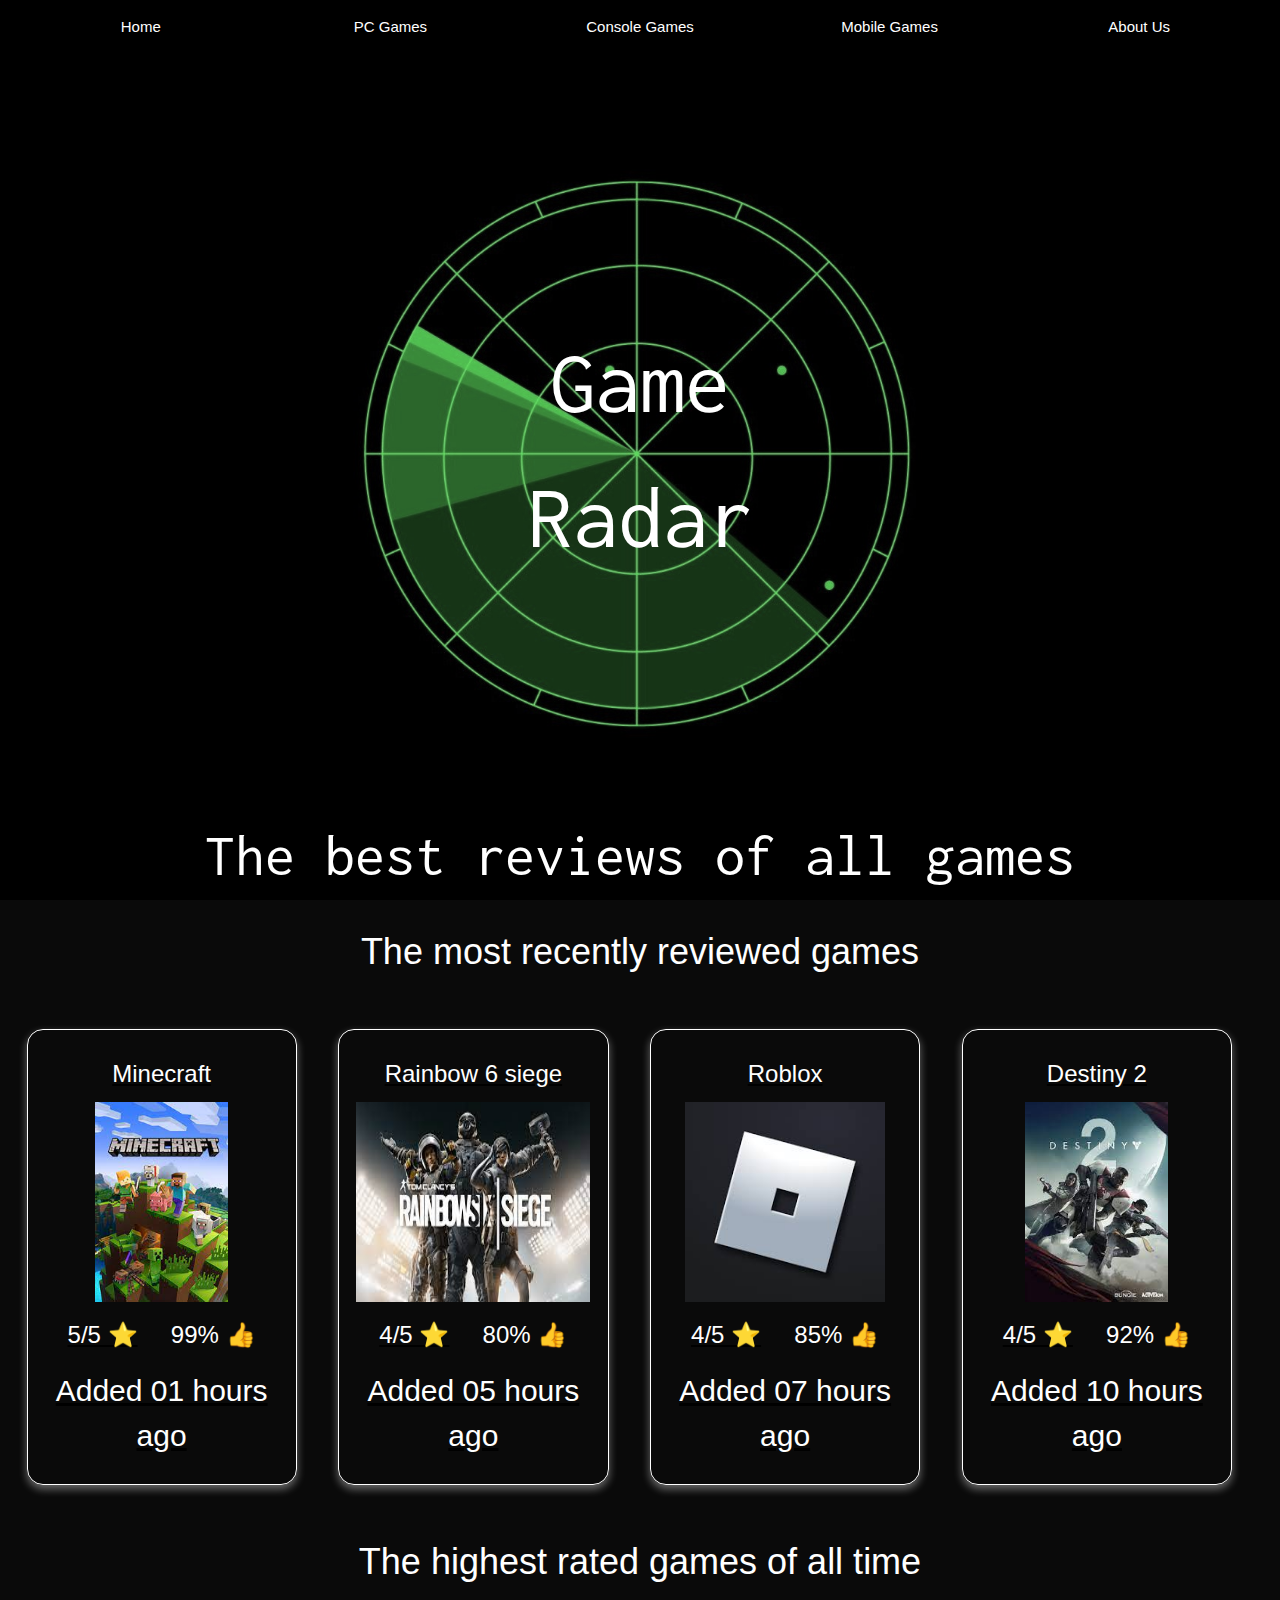
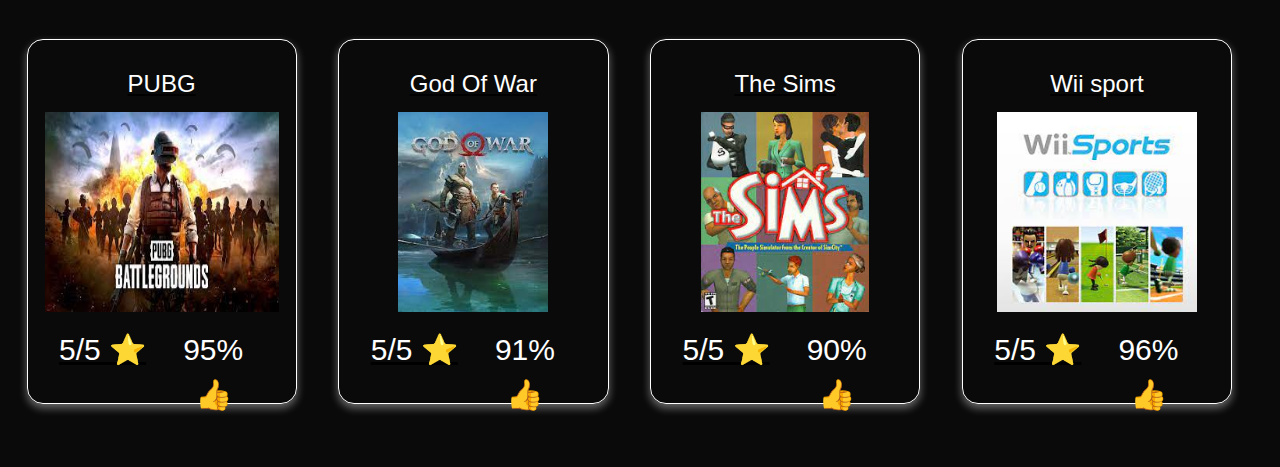
<file: index.html>
<!DOCTYPE html>
<html>
<head>
<title>Game Radar</title>
<meta charset="UTF-8">
<meta name="viewport" content="width=device-width, initial-scale=1">
<link rel="stylesheet" href="https://www.w3schools.com/w3css/4/w3.css">
<link rel="stylesheet" href="Style.css">
<link rel="stylesheet" href="https://fonts.googleapis.com/css?family=Inconsolata">

<style>
body, html {
  height: 100%;
  font-family: "Inconsolata", sans-serif;
}

.bgimg {
  background-position: center;
  background-size: cover;
  background-image: url("Assets/Background.jpg");
  min-height: 100%;
  min-width: 100%;
}
</style>

</head>
<body>

<!-- Links (sit on top) -->
<div class="w3-top">
  <div class="w3-row w3-padding w3-black">
    <div class="w3-col">
      <a href="Main.html" class="w3-button w3-block">Home</a>
    </div>
    <div class="w3-col">
      <a href="PC.html" class="w3-button w3-block">PC Games</a>
    </div>
    <div class="w3-col">
      <a href="Console.html" class="w3-button w3-block">Console Games</a>
    </div>
    <div class="w3-col">
      <a href="Mobile.html" class="w3-button w3-block">Mobile Games</a>
    </div>
    <div class="w3-col">
      <a href="AboutUs.html" class="w3-button w3-block">About Us</a>
    </div>
  </div>
</div>

<!-- Header with image -->
<header class="bgimg w3-display-container w3-grayscale-min" id="home">
  <div class="w3-display-middle w3-center">
    <span class="w3-text-white" style="font-size:90px">Game<br>Radar</span>
  </div>
  <div class="Bottom-text">
    <span class="w3-text-white" style="font-size:60px;text-align:center">The best reviews of all games</span>
  </div>
</header>

<h1>The most recently reviewed games</h1>

<div class="row">
  <div class="column">
    <a href ="GameReviews/Minecraft.html">
      <div class="card">
        <h3 class="game-title">Minecraft</h3>
        <img class="game-img" src="Assets/MClogo.jpg" alt = "Minecraft game logo">
        <h3 class="ratings">5/5 ⭐<span>99% 👍</span></h3>
        <h2 class="review">Added 01 hours ago</h2>
      </div>
    </a>
  </div>

  <div class="column">
    <a href ="GameReviews/Minecraft.html">
    <div class="card">
      <h3 class="game-title">Rainbow 6 siege</h3>
      <img class="game-img" src="Assets/siegeLogo.jpg" alt = "R6S game logo">
      <h3 class="ratings">4/5 ⭐<span>80% 👍</span></h3>
      <h2 class="review">Added 05 hours ago</h2>
    </div>
  </a>
  </div>

  <div class="column">
    <a href ="GameReviews/Minecraft.html">
    <div class="card">
      <h3 class="game-title">Roblox</h3>
      <img class="game-img" src="Assets/RobloxLogo.jpg" alt = "Roblox game logo">
      <h3 class="ratings">4/5 ⭐<span>85% 👍</span></h3>
      <h2 class="review">Added 07 hours ago</h2>
    </div>
    </a>
  </div>

  <div class="column">
    <a href ="GameReviews/Minecraft.html">
    <div class="card">
      <h3 class="game-title">Destiny 2</h3>
      <img class="game-img" src="Assets/destinyLogo.jpg" alt = "Destiny 2 game logo">
      <h3 class="ratings">4/5 ⭐<span>92% 👍</span></h3>
      <h2 class="review">Added 10 hours ago</h2>
    </div>
    </a>
  </div>
</div>

<h1>The highest rated games of all time</h1>

<div class="row">
  <div class="column">
    <a href ="GameReviews/Minecraft.html">
    <div class="card">
      <h3 class="game-title">PUBG</h3>
      <img class="game-img" src="Assets/PUBGlogo.jpg" alt = "PUBG logo">
      <h2 class="ratings">5/5 ⭐<span>95% 👍</span></h2>
    </div>
    </a>
  </div>

  <div class="column">
    <a href ="GameReviews/Minecraft.html">
    <div class="card">
      <h3 class="game-title">God Of War</h3>
      <img class="game-img" src="Assets/GOWlogo.jpg" alt = "God of war logo">
      <h2 class="ratings">5/5 ⭐<span>91% 👍</span></h2>
    </div>
    </a>
  </div>

  <div class="column">
    <a href ="GameReviews/Minecraft.html">
    <div class="card">
      <h3 class="game-title">The Sims</h3>
      <img class="game-img" src="Assets/simsLogo.jpg" alt = "The Sims logo">
      <h2 class="ratings">5/5 ⭐<span>90% 👍</span></h2>
    </div>
    </a>
  </div>

  <div class="column">
    <a href ="GameReviews/Minecraft.html">
    <div class="card">
      <h3 class="game-title">Wii sport</h3>
      <img class="game-img" src="Assets/WiiLogo.jpg" alt = "Wii sports logo">
      <h2 class="ratings">5/5 ⭐<span>96% 👍</span></h2>
    </div>
    </a>
  </div>
</div>
</body>
</html>
</file>
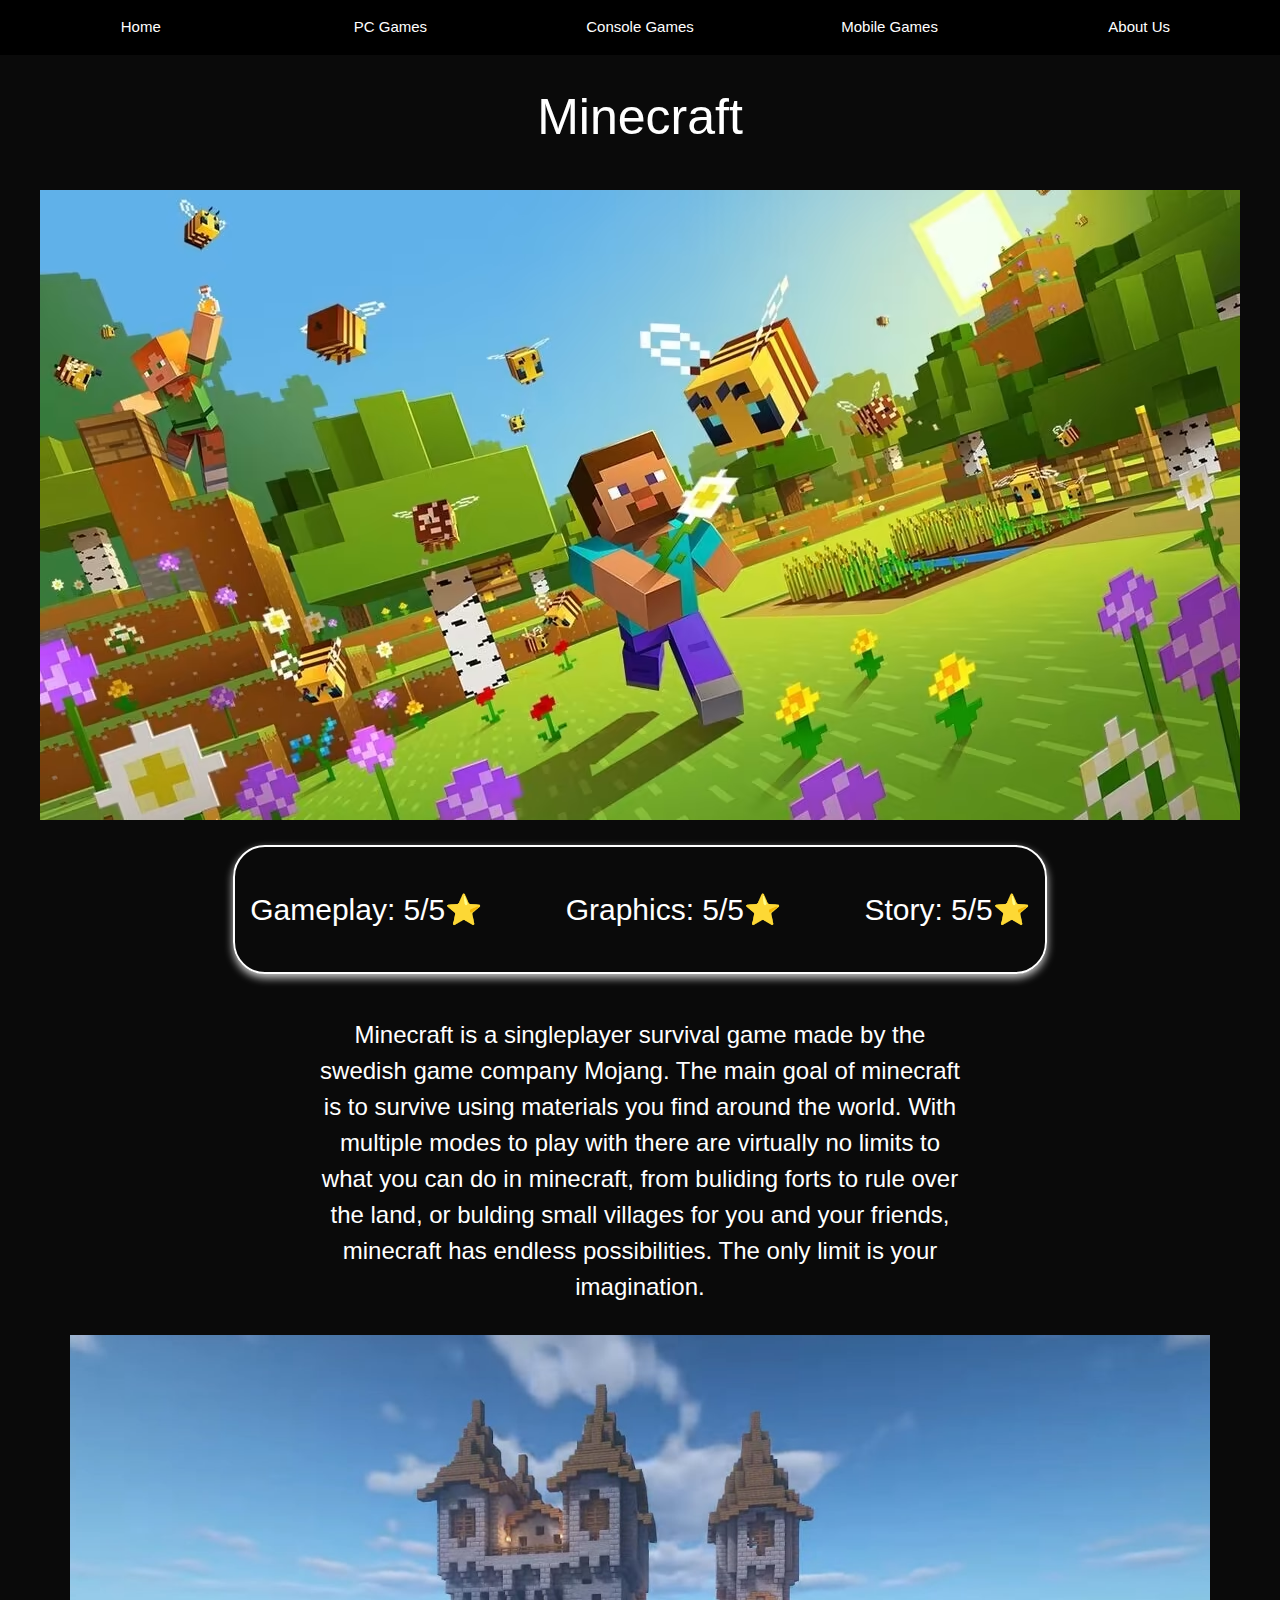
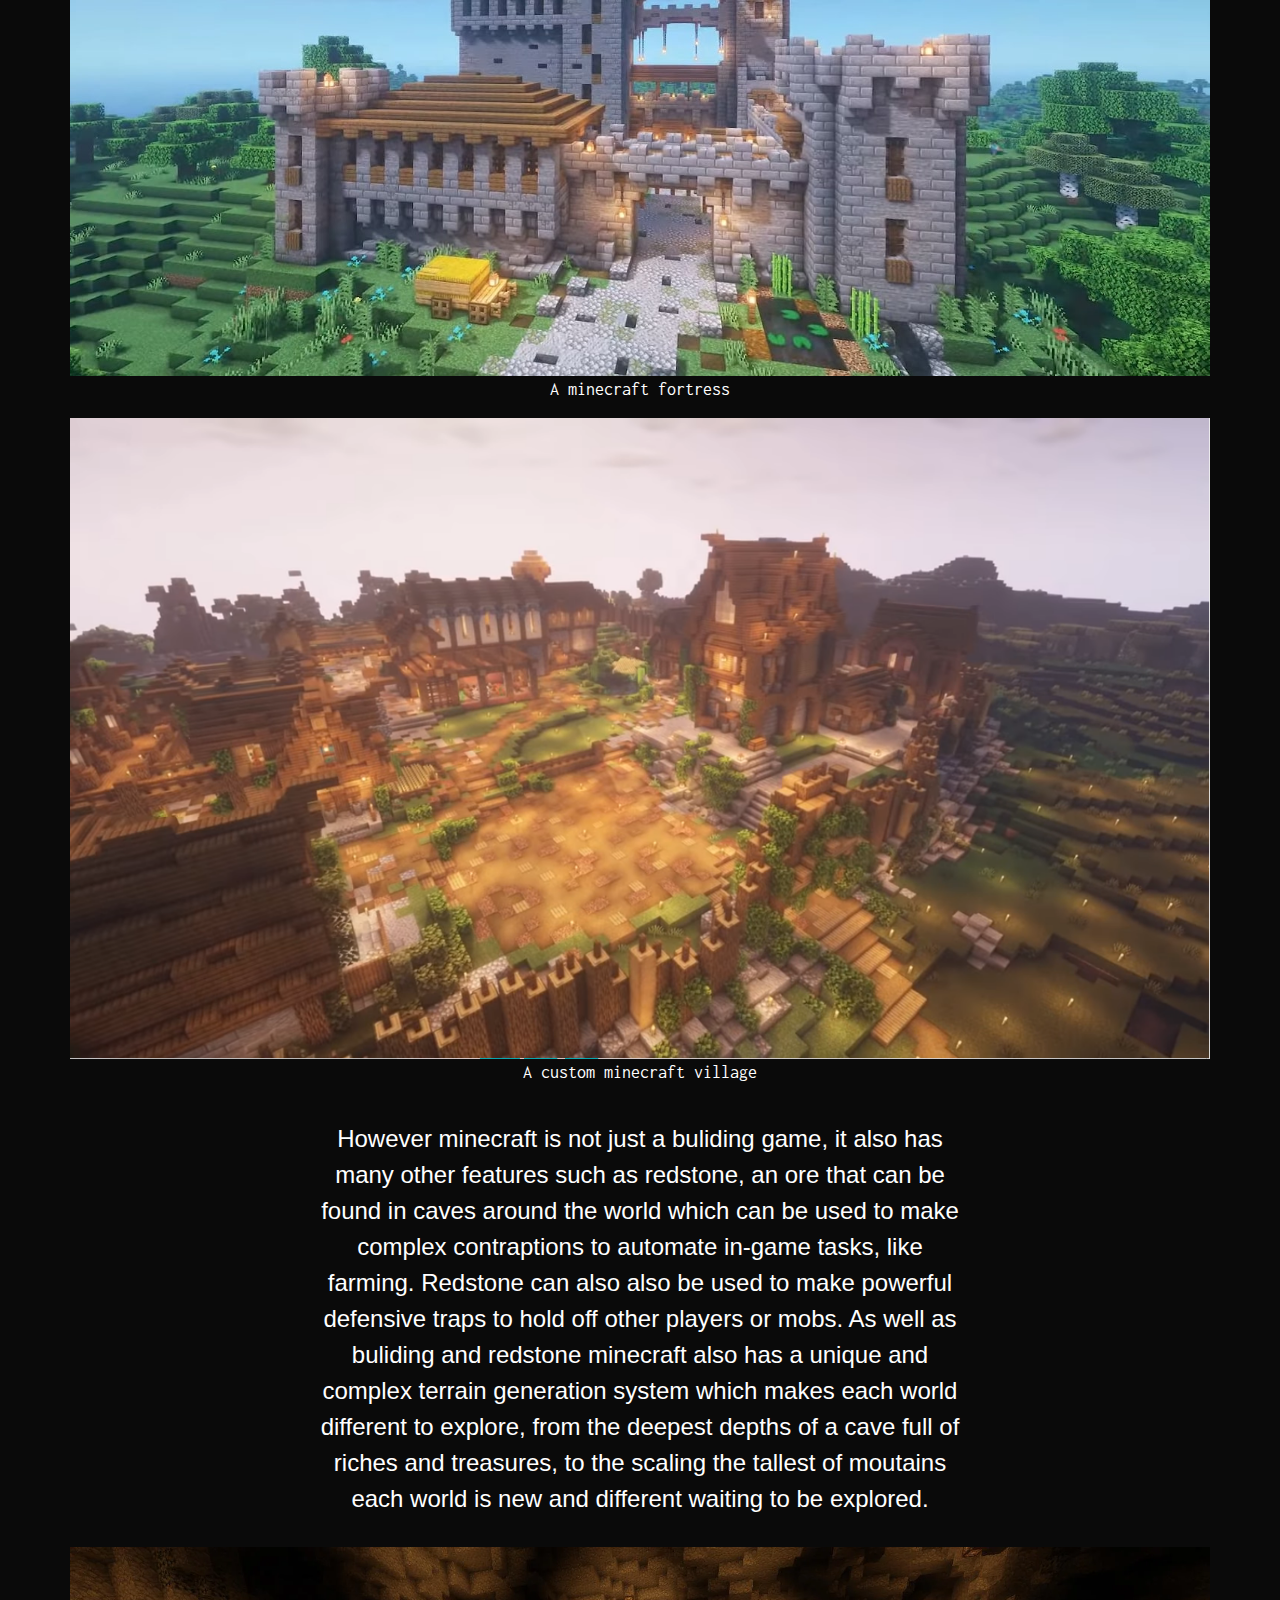
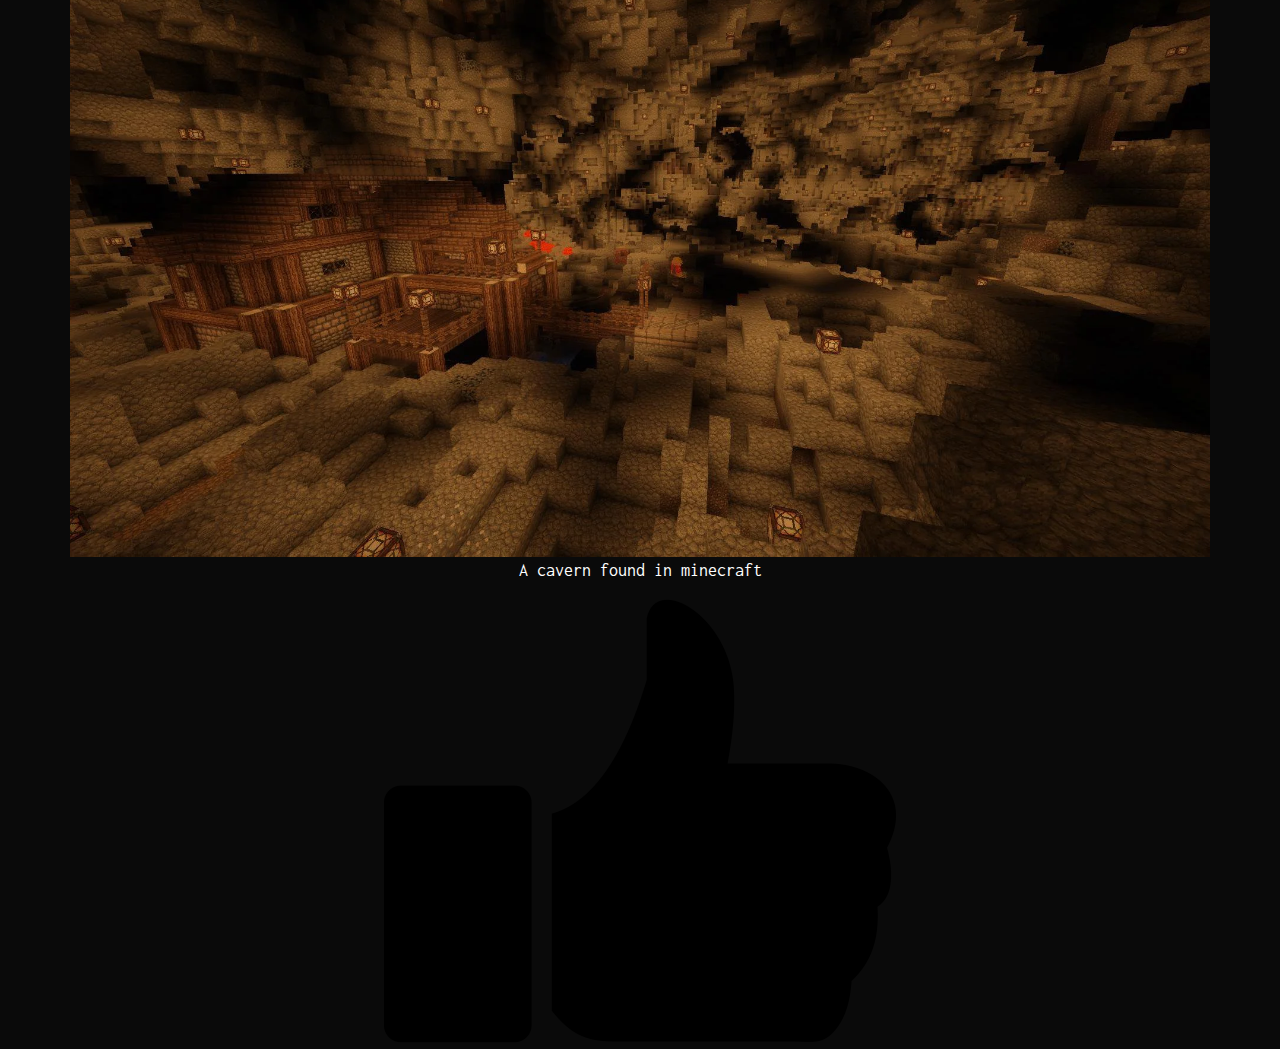
<file: GameReviews/Minecraft.html>
<!DOCTYPE html>
<html>
<head>
<title>Minecraft Review</title>
<meta charset="UTF-8">
<meta name="viewport" content="width=device-width, initial-scale=1">
<link rel="stylesheet" href="https://www.w3schools.com/w3css/4/w3.css">
<link rel="stylesheet" href="../Style.css">
<link rel="stylesheet" href="https://fonts.googleapis.com/css?family=Inconsolata">

<style>
body, html {
  height: 100%;
  font-family: "Inconsolata", sans-serif;
  text-align: center;
}

p{
  color:white;
  font-size: x-large;
  padding-top: 20px;
  padding-bottom: 15px;
  width: 50%;
  margin: auto;
  text-align: center;
}

h1{
  color:white;
  font-size: 50px;
  padding-top: 25px;
  padding-bottom: 25px;
}

h2{
  color:white;
  padding-top: 30px;
  padding-bottom: 30px;
}

.Review-page-stars{
  box-shadow: 0 4px 8px 0 rgba(255, 255, 255, 0.8);
  border-style: solid;
  border-width: 2px 2px 2px 2px;
  border-color: white;
  border-radius: 32px;
  width: fit-content;
  align-content: center;
  margin: auto;
  padding-left: 15px;
  padding-right: 15px;
}

.Review-page-img{
  padding-bottom: 25px;
}

.Img-Cap{
  color:white;
  font-family: "Inconsolata", sans-serif;
  font-size: large;
}

.space{
  padding-left: 75px;
}

.Review-page-breaker{
  text-align: center;
  max-width: 95%;
}
</style>

</head>
<body>

<!-- Links (sit on top) -->
<div class="w3-top">
  <div class="w3-row w3-padding w3-black">
    <div class="w3-col">
      <a href="../Main.html" class="w3-button w3-block">Home</a>
    </div>
    <div class="w3-col">
      <a href="../PC.html" class="w3-button w3-block">PC Games</a>
    </div>
    <div class="w3-col">
      <a href="../Console.html" class="w3-button w3-block">Console Games</a>
    </div>
    <div class="w3-col">
      <a href="../Mobile.html" class="w3-button w3-block">Mobile Games</a>
    </div>
    <div class="w3-col">
      <a href="../AboutUs.html" class="w3-button w3-block">About Us</a>
    </div>
  </div>
</div>

<br>
<br>

<div class="Review-page-top">
  <h1 class="Review-page-title">Minecraft</h1>
  <img class="Review-page-img" src="../Assets/MCBig.avif" >
</div>

<div class="Review-page-stars">
    <h2>Gameplay: 5/5⭐<span class="space"></span> Graphics: 5/5⭐ <span class="space"></span> Story: 5/5⭐</h2>
</div>

<br>

<div class="Review-page-main">
  <p class="Review-page-text">Minecraft is a singleplayer survival game made by the swedish game company Mojang. The main goal of minecraft is to survive using materials you find around the world. With multiple modes to play with there are virtually no limits to what you can do in minecraft, from buliding forts to rule over the land, or bulding small villages for you and your friends, minecraft has endless possibilities. The only limit is your imagination.</p>
  <figure>
    <img class="Review-page-breaker" src="../Assets/MCfort.jpg">
    <figcaption class="Img-Cap" >A minecraft fortress</figcaption>
  </figure>
  <figure>
    <img class="Review-page-breaker" src="../Assets/MCvillage.webp">
    <figcaption class="Img-Cap" >A custom minecraft village</figcaption>
  </figure>
  <p class="Review-page-text">However minecraft is not just a buliding game, it also has many other features such as redstone, an ore that can be found in caves around the world which can be used to make complex contraptions to automate in-game tasks, like farming. Redstone can also also be used to make powerful defensive traps to hold off other players or mobs. As well as buliding and redstone minecraft also has a unique and complex terrain generation system which makes each world different to explore, from the deepest depths of a cave full of riches and treasures, to the scaling the tallest of moutains each world is new and different waiting to be explored.</p>
  <figure>
    <img class="Review-page-breaker" src="../Assets/MCcave.webp">
    <figcaption class="Img-Cap" >A cavern found in minecraft</figcaption>
  </figure>
</div>
</body>

<footer>
<div class="Like-Dislike">
  <input type="image" class="Test-img" src="../Assets/LikeBtn.png"/>
</div>
</footer>
</html>
</file>
<file: Style.css>
.Bottom-text{
    position: absolute;
    top: 95%;
    left: 50%;
    margin-right: -50%;
    transform: translate(-50%, -50%) 
}

p{font-family:"Segoe UI",Arial,sans-serif;font-weight:400;margin:10px 0}
a{font-family:"Segoe UI",Arial,sans-serif;font-weight:400;}
h3{color:white}
.search {
    width: 100%;
    position: relative;
    display: flex;
}

.searchTerm {
    width: 100%;
    border: 3px solid white;
    border-right: none;
    padding: 5px;
    height: 40px;
    border-radius: 5px 0 0 5px;
    outline: none;
    color: white;
    background-color: transparent;
}
  
.searchTerm:focus{
    color: white;
}
  
.searchButton {
    width: 40px;
    height: 40px;
    border: 3px solid white;
    background: transparent;
    text-align: center;
    color: #fff;
    border-radius: 0 5px 5px 0;
    cursor: pointer;
    font-size: 20px;
}

.Glass{
    align-self: center;
}

.wrap{
    width: 30%;
    position: absolute;
    top: 10%;
    left: 50%;
    transform: translate(-50%, -50%);
    padding-top: 100px;
}


.w3-col{width: 20%;}

body {
    background-color: rgb(10, 10, 10);
}

h1{
    color:rgb(255, 255, 255);
    padding-top: 15px;
    padding-bottom: 15px;
    text-align: center;
}

.column {
    float: left;
    width: 22.5%;
    height: 25%;
    padding: 50px 10px;
}

.column-b {
    float: left;
    width: 24.25%;
    height: 25%;
    padding: 50px 10px;
}

.row {
    display: flex;
    justify-content: space-evenly;
    flex-direction: row;
    margin: -25px -5px;}


.row:after {
    content: "";
    display: table;
    clear: both;
}

.card {
    box-shadow: 0 4px 8px 0 rgba(255, 255, 255, 0.4);
    padding: 16px;
    text-align: center;
    border-style: solid;
    border-width: 1px 1px 1px 1px;
    border-color: white;
    border-radius: 16px;
    display: block;
    align-self:center;
    color:rgb(255, 255, 255);
    transition-duration: 0.35s;
}

.card a{
    font-size: 100%;
}


.ratings { display:block;margin:15px;}
.ratings span { display:block;float:right;width:50%;margin-left:15px;}

.card:hover {
    box-shadow: 0 4px 8px 0 rgba(255, 255, 255, 1);
    padding: 16px;
    text-align: center;
    border-style: solid;
    border-width: 2px 2px 2px 2px;
    border-color: white;
    border-radius: 16px;
    color:rgb(255, 255, 255);
    transform: translate(0,-15px);
    transition-duration: 0.5s
}

.review-text{
    font-size: large;
}

.game-img {
    width: auto;
    max-width: 99%;
    height: 200px;
}

@media screen and (max-width: 600px) {
    .column {
      width: 90%;
      display: block;
      margin-bottom: 20px;
}
}

.About-title h1{
    text-align: center;
    font-size: 64px;
}

.About-title h3{
    text-align: center;
    padding-top: 10px;
}

form{
    box-shadow: 0 4px 8px 0 rgba(255, 255, 255, 1);
    padding: 16px;
    width: fit-content;
    border-style: solid;
    border-width: 2px 2px 2px 2px;
    border-color: white;
    border-radius: 16px;
    color:white;
    font-family:"Segoe UI",Arial,sans-serif;font-weight:400;
}

textarea{
    font-family:"Segoe UI",Arial,sans-serif;font-weight:400;
}

.jesus{
   font-size: 1px;
   color:rgb(71, 71, 71);
}
</file>
